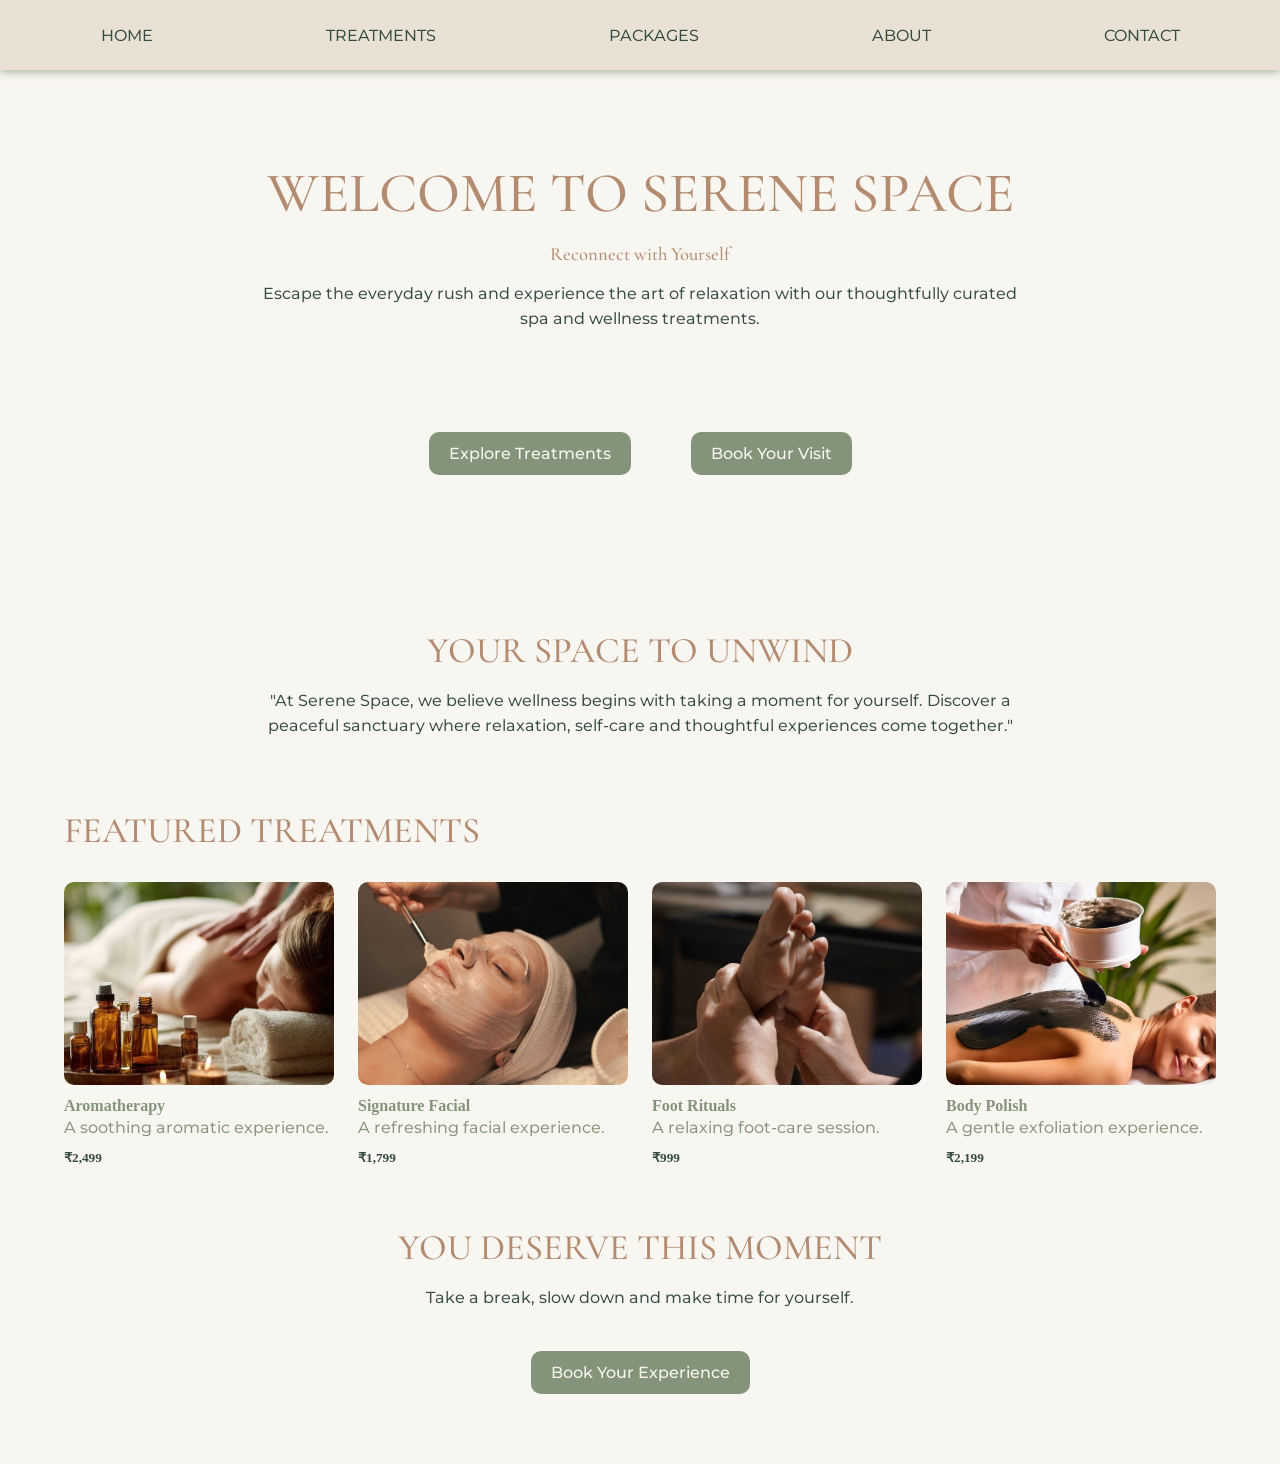
<file: index.html>
<!doctype html>
<html lang="en">
	<head>
		<meta charset="UTF-8" />
		<meta name="viewport" content="width=device-width, initial-scale=1.0" />
		<title>Serene Space | Home</title>
		<link rel="stylesheet" href="./style.css" />
		<link rel="preconnect" href="https://fonts.googleapis.com" />
		<link rel="preconnect" href="https://fonts.gstatic.com" crossorigin />
		<link
			href="https://fonts.googleapis.com/css2?family=Cormorant+Garamond:ital,wght@0,300..700;1,300..700&family=Montserrat:ital,wght@0,100..900;1,100..900&display=swap"
			rel="stylesheet"
		/>
	</head>
	<body>
		<nav class="navbar">
			<a href="./index.html">home</a>
			<a href="./treatment.html">treatments</a>
			<a href="./packages.html">packages</a>
			<a href="./about.html">about</a>
			<a href="./contact.html">contact</a>
		</nav>

		<main>
			<section class="information welcome">
				<h1 class="head">welcome to serene space</h1>
				<h3 class="subhead">Reconnect with Yourself</h3>
				<p class="content">
					Escape the everyday rush and experience the art of
					relaxation with our thoughtfully curated spa and wellness
					treatments.
				</p>

				<div class="buttons">
					<a class="btn" href="./treatment.html">Explore Treatments</a>
					<a class="btn" href="./contact.html">Book Your Visit</a>
				</div>
			</section>

			<section class="information sec1">
				<h2 class="head">your space to unwind</h2>
				<p class="content">
					"At Serene Space, we believe wellness begins with taking a
					moment for yourself. Discover a peaceful sanctuary where
					relaxation, self-care and thoughtful experiences come
					together."
				</p>
			</section>

			<h2 class="head section-title">Featured Treatments</h2>
			<section class="featured">
				<div class="therapy">
					<img src="./asset/aromatherapy.jpg" alt="Aromatherapy session with essential oils" loading="lazy" />
					<h4>Aromatherapy</h4>
					<p>A soothing aromatic experience.</p>
					<h5>₹2,499</h5>
				</div>
				<div class="therapy">
					<img src="./asset/facial.jpg" alt="Signature facial treatment" loading="lazy" />
					<h4>Signature Facial</h4>
					<p>A refreshing facial experience.</p>
					<h5>₹1,799</h5>
				</div>
				<div class="therapy">
					<img src="./asset/footritual.jpg" alt="Relaxing foot care ritual" loading="lazy" />
					<h4>Foot Rituals</h4>
					<p>A relaxing foot-care session.</p>
					<h5>₹999</h5>
				</div>
				<div class="therapy">
					<img src="./asset/polish.jpg" alt="Gentle body polish exfoliation" loading="lazy" />
					<h4>Body Polish</h4>
					<p>A gentle exfoliation experience.</p>
					<h5>₹2,199</h5>
				</div>
			</section>

			<section class="information cta">
				<h2 class="head">you deserve this moment</h2>
				<p class="content">Take a break, slow down and make time for yourself.</p>
				<a class="btn" href="./contact.html">Book Your Experience</a>
			</section>
		</main>
	</body>
</html>
</file>
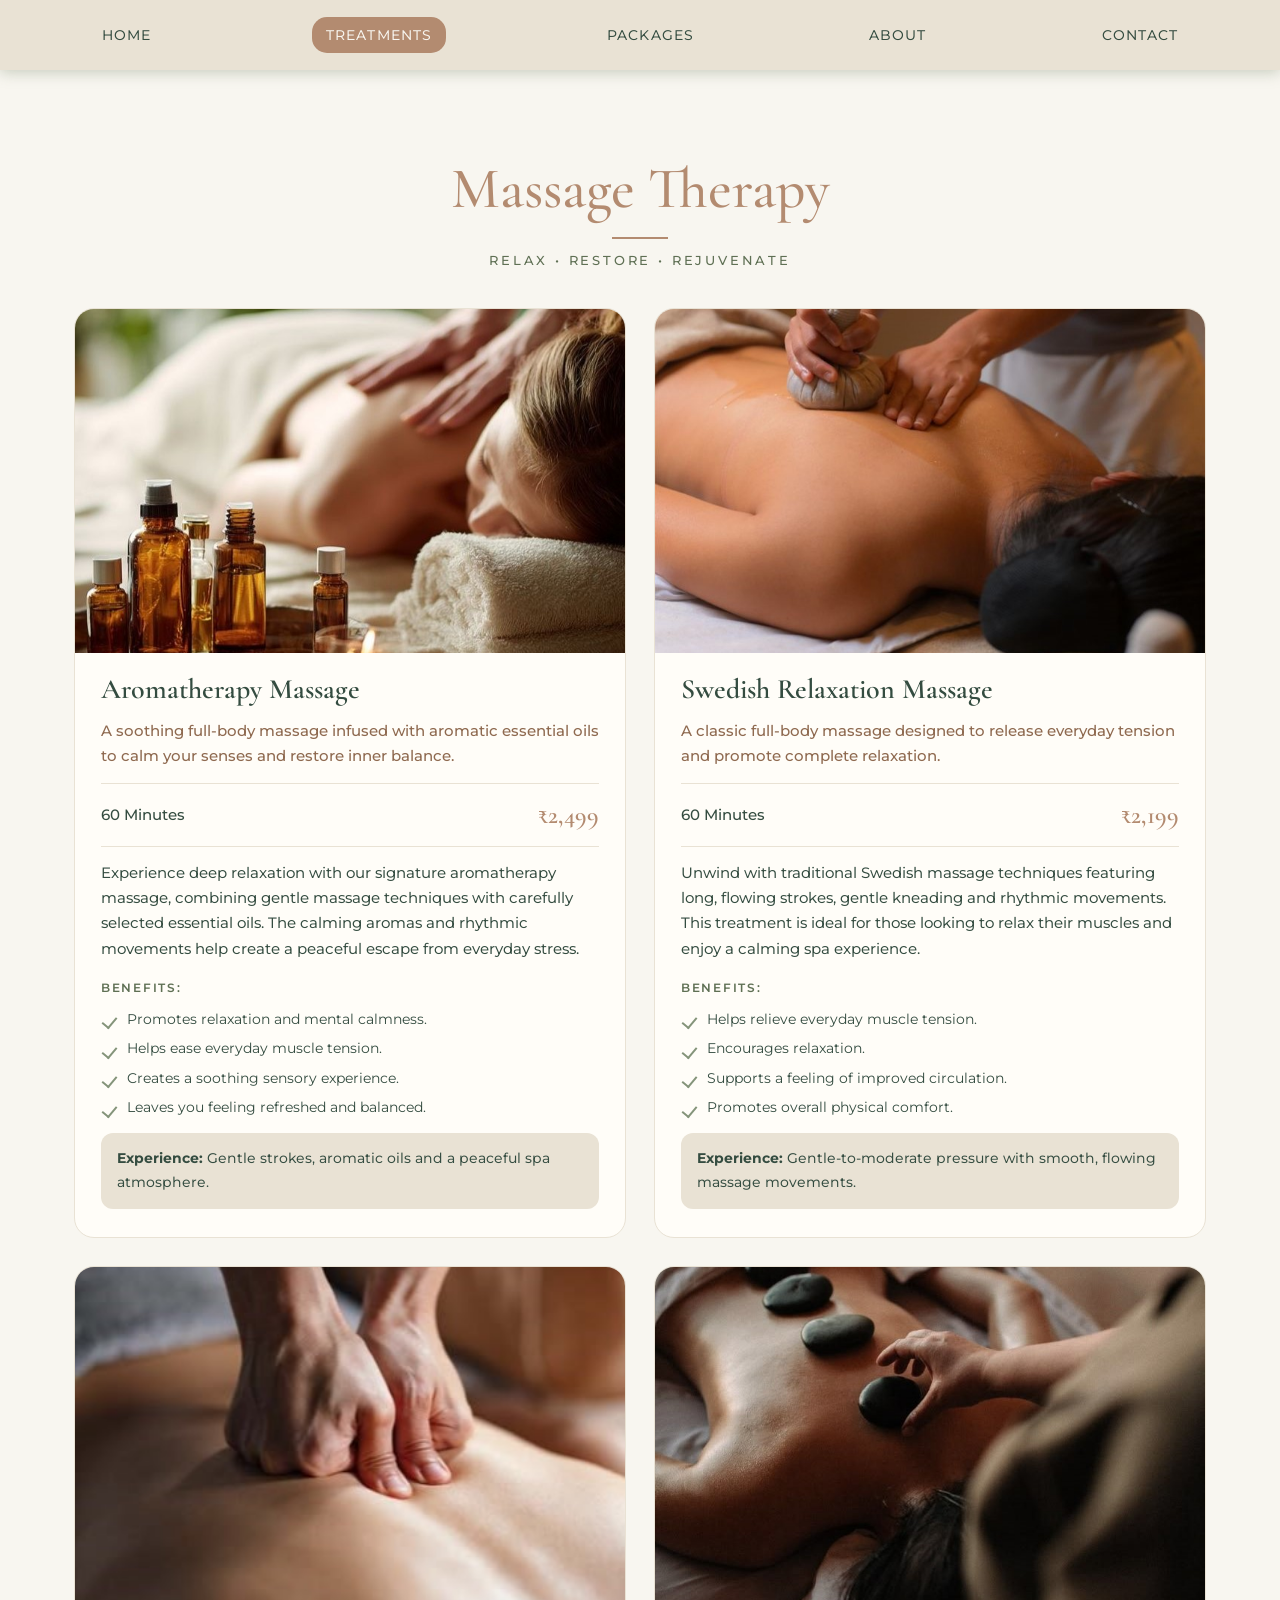
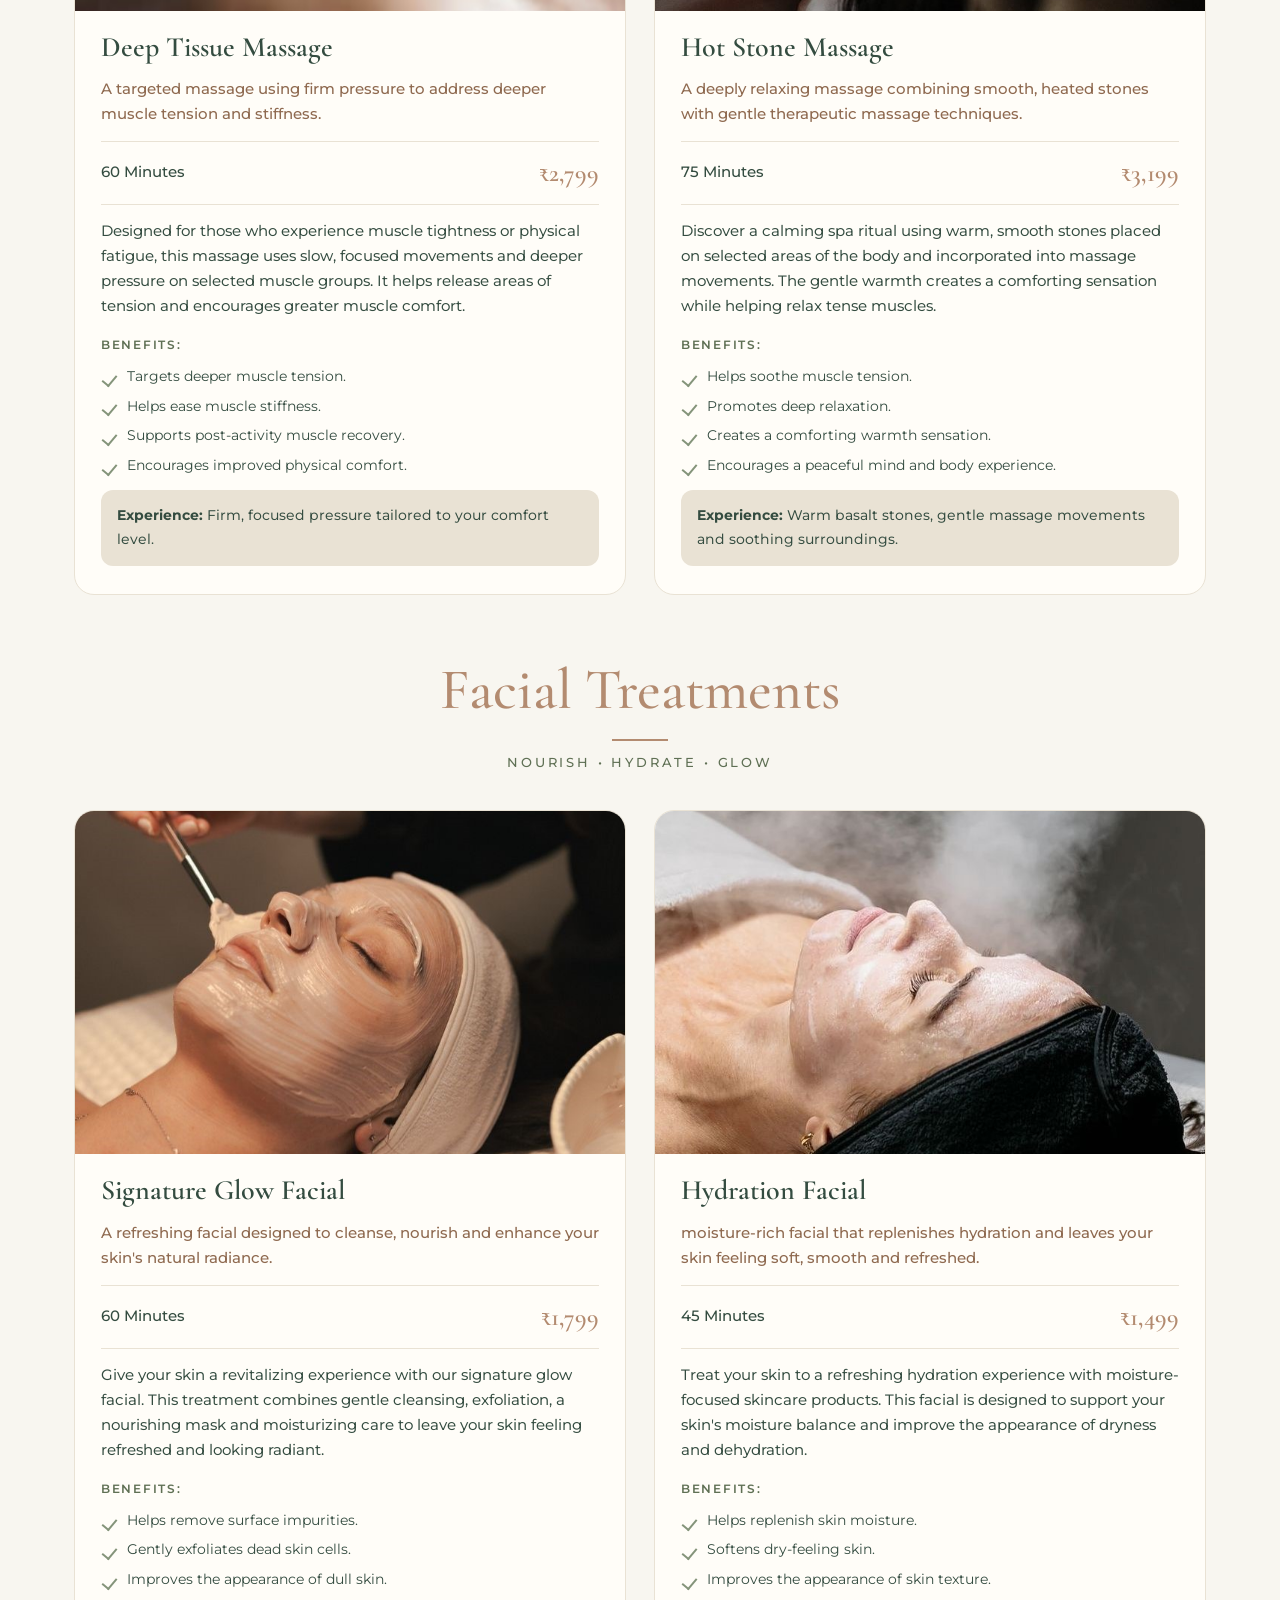
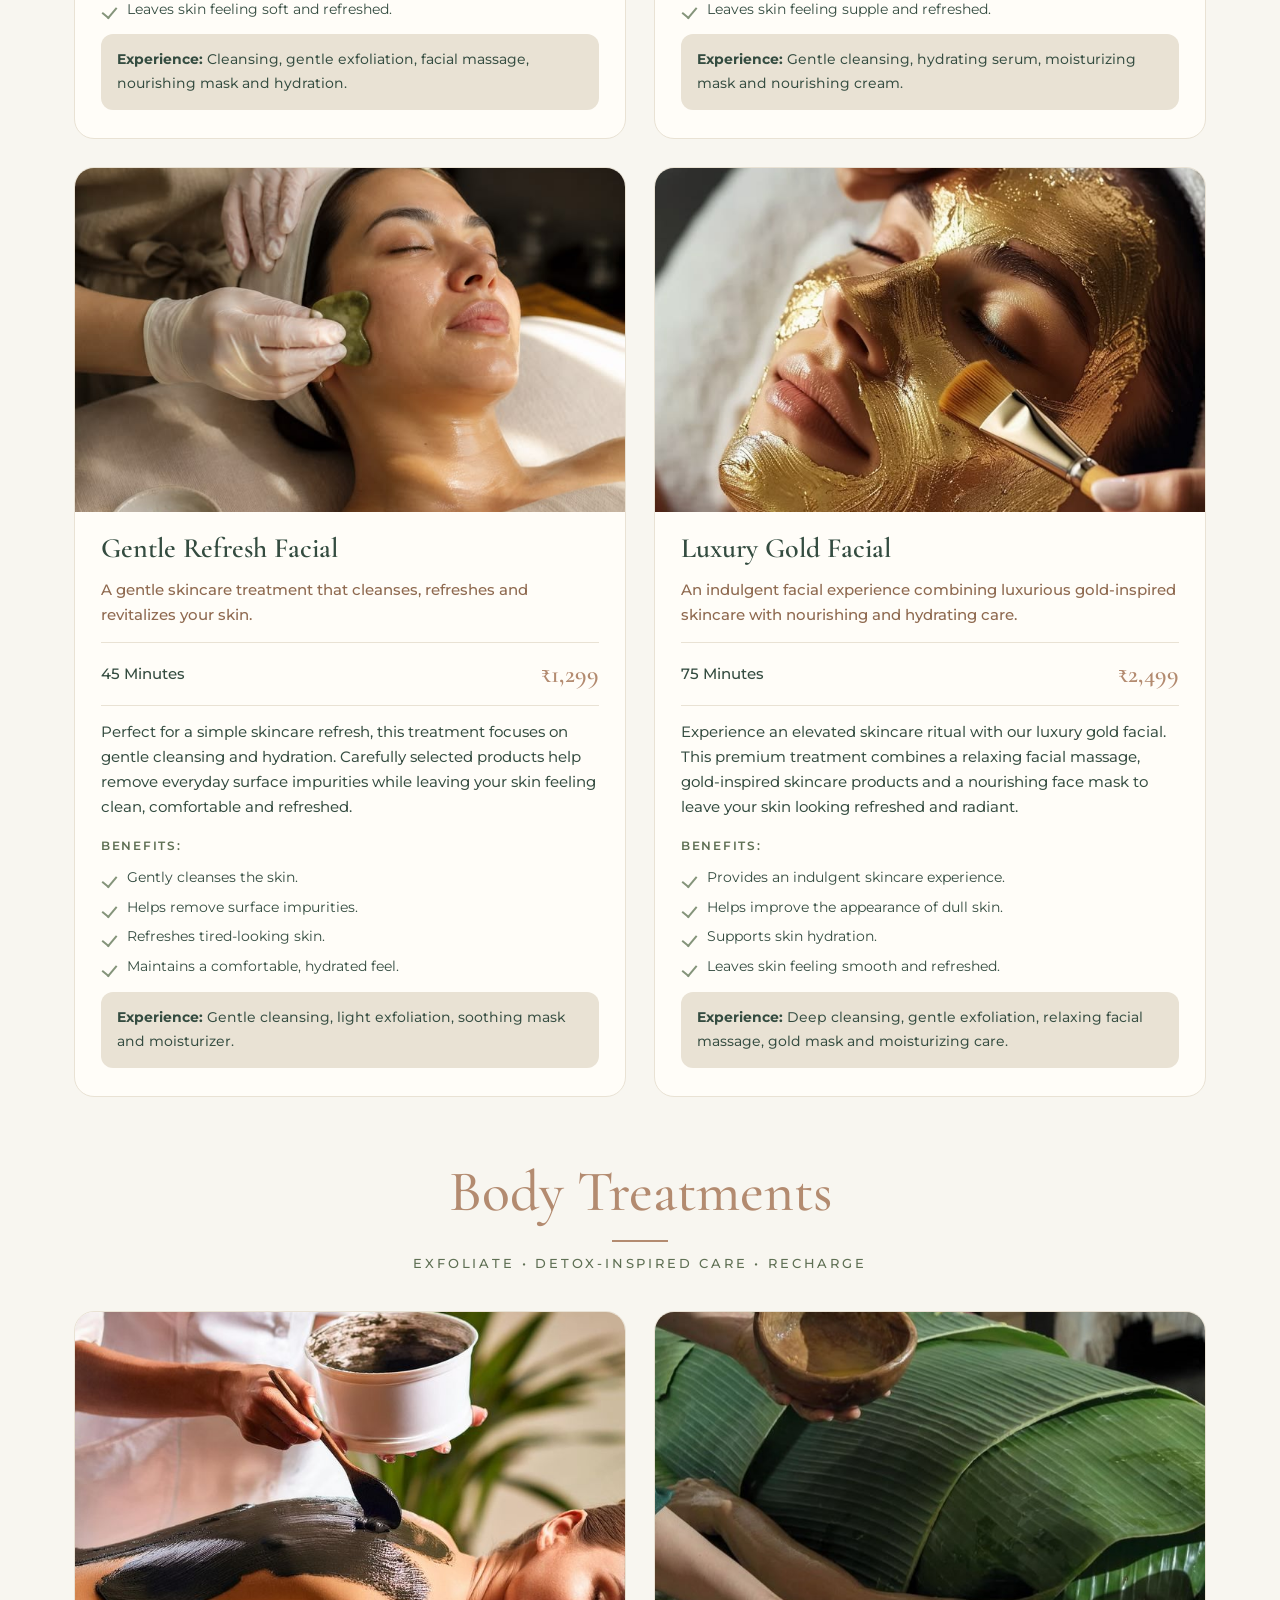
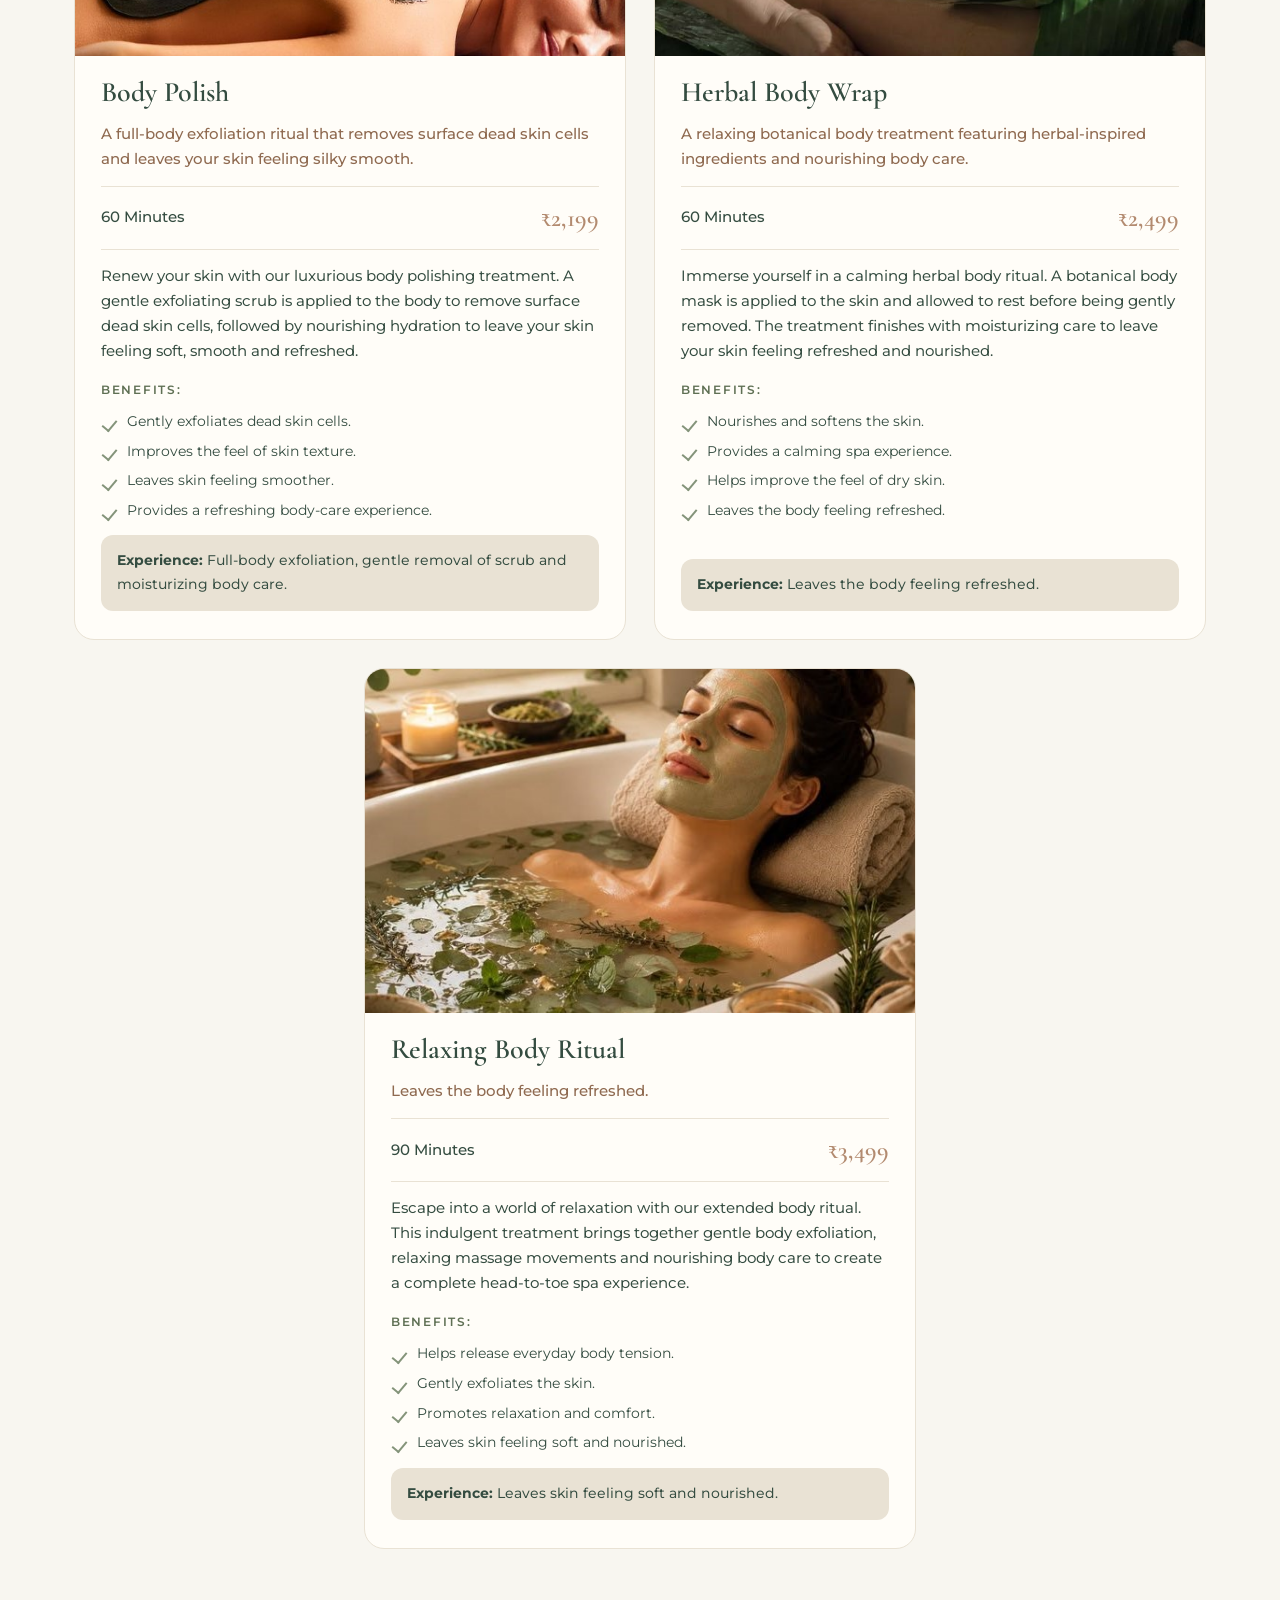
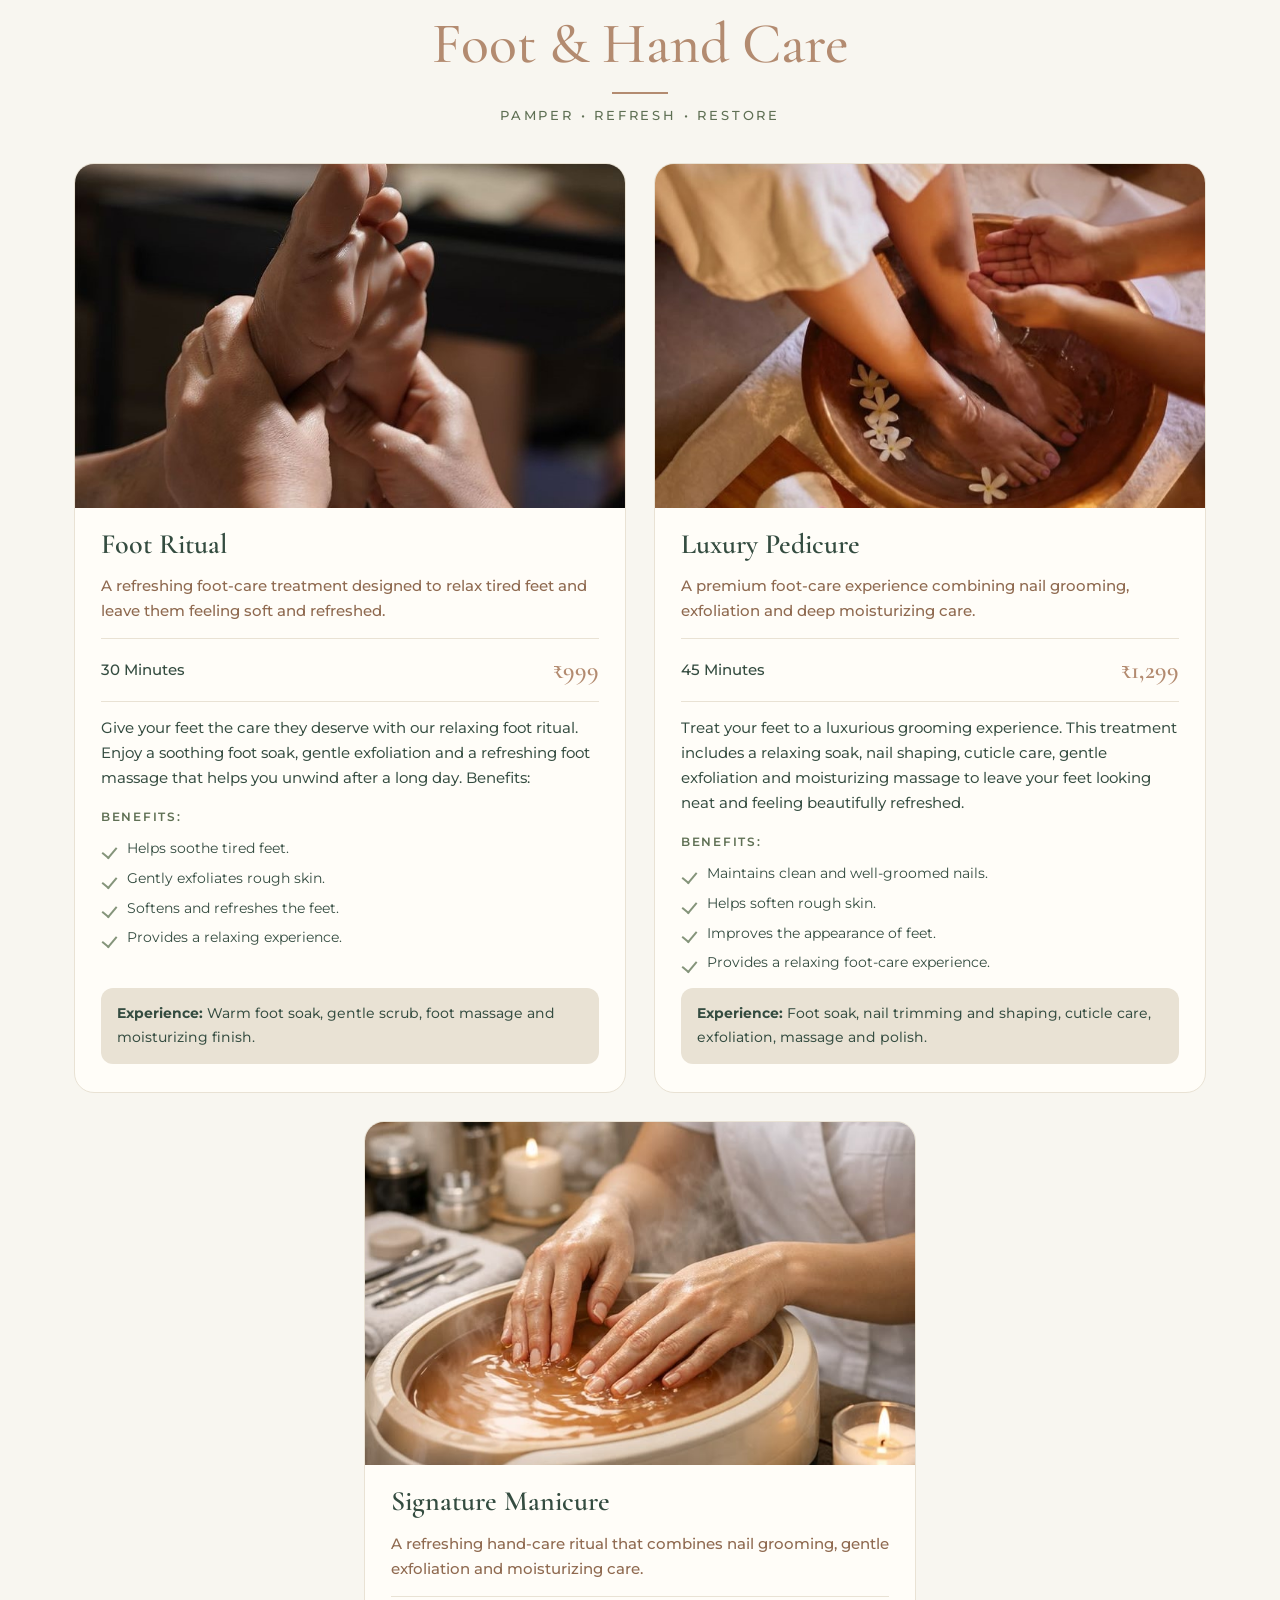
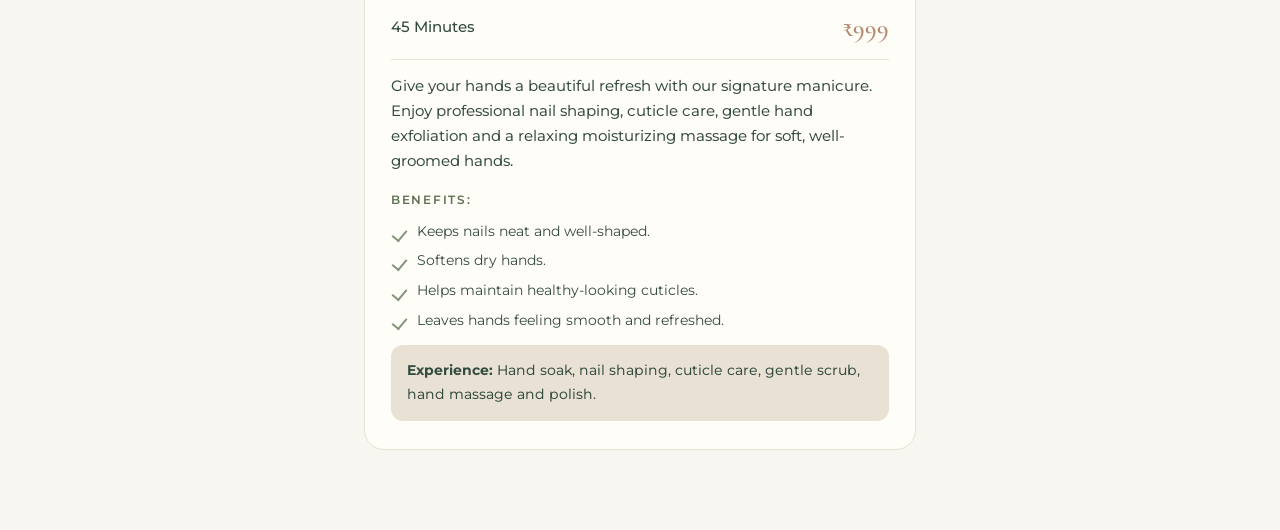
<file: treatment.html>
<!doctype html>
<html lang="en">
	<head>
		<meta charset="UTF-8" />
		<meta name="viewport" content="width=device-width, initial-scale=1.0" />
		<title>Treatments</title>
		<link rel="stylesheet" href="./treatment.css" />
		<link rel="preconnect" href="https://fonts.googleapis.com" />
		<link rel="preconnect" href="https://fonts.gstatic.com" crossorigin />
		<link
			href="https://fonts.googleapis.com/css2?family=Cormorant+Garamond:ital,wght@0,300..700;1,300..700&family=Montserrat:ital,wght@0,100..900;1,100..900&display=swap"
			rel="stylesheet"
		/>
	</head>
	<body>
		<nav class="navbar">
			<a href="./index.html">home</a>
			<a href="./treatment.html">treatments</a>
			<a href="./packages.html">packages</a>
			<a href="./about.html">about</a>
			<a href="./contact.html">contact</a>
		</nav>

		<div class="therapy">
			<h1>Massage Therapy</h1>
			<h5>RELAX • RESTORE • REJUVENATE</h5>
			<div class="treatments">
				<div>
					<img
						src="./asset/aromatherapy.jpg"
						alt="Essential oils and flowers arranged for an aromatherapy massage"
					/>
					<h3>Aromatherapy Massage</h3>
					<p>
						A soothing full-body massage infused with aromatic
						essential oils to calm your senses and restore inner
						balance.
					</p>
					<div class="time">
						<p>60 Minutes</p>
						<p>₹2,499</p>
					</div>
					<p>
						Experience deep relaxation with our signature
						aromatherapy massage, combining gentle massage
						techniques with carefully selected essential oils. The
						calming aromas and rhythmic movements help create a
						peaceful escape from everyday stress.
					</p>
					<h4>Benefits:</h4>
					<ol>
						<li>Promotes relaxation and mental calmness.</li>
						<li>Helps ease everyday muscle tension.</li>
						<li>Creates a soothing sensory experience.</li>
						<li>Leaves you feeling refreshed and balanced.</li>
					</ol>
					<p>
						<b>Experience: </b>Gentle strokes, aromatic oils and a
						peaceful spa atmosphere.
					</p>
				</div>

				<div>
					<img
						src="./asset/swedish.jpg"
						alt="Swedish relaxation massage in progress"
					/>
					<h3>Swedish Relaxation Massage</h3>
					<p>
						A classic full-body massage designed to release everyday
						tension and promote complete relaxation.
					</p>
					<div class="time">
						<p>60 Minutes</p>
						<p>₹2,199</p>
					</div>
					<p>
						Unwind with traditional Swedish massage techniques
						featuring long, flowing strokes, gentle kneading and
						rhythmic movements. This treatment is ideal for those
						looking to relax their muscles and enjoy a calming spa
						experience.
					</p>
					<h4>Benefits:</h4>
					<ol>
						<li>Helps relieve everyday muscle tension.</li>
						<li>Encourages relaxation.</li>
						<li>Supports a feeling of improved circulation.</li>
						<li>Promotes overall physical comfort.</li>
					</ol>
					<p>
						<b>Experience: </b>Gentle-to-moderate pressure with
						smooth, flowing massage movements.
					</p>
				</div>

				<div>
					<img
						src="./asset/deeptissue.jpg"
						alt="Deep tissue massage focusing on the back and shoulders"
					/>
					<h3>Deep Tissue Massage</h3>
					<p>
						A targeted massage using firm pressure to address deeper
						muscle tension and stiffness.
					</p>
					<div class="time">
						<p>60 Minutes</p>
						<p>₹2,799</p>
					</div>
					<p>
						Designed for those who experience muscle tightness or
						physical fatigue, this massage uses slow, focused
						movements and deeper pressure on selected muscle groups.
						It helps release areas of tension and encourages greater
						muscle comfort.
					</p>
					<h4>Benefits:</h4>
					<ol>
						<li>Targets deeper muscle tension.</li>
						<li>Helps ease muscle stiffness.</li>
						<li>Supports post-activity muscle recovery.</li>
						<li>Encourages improved physical comfort.</li>
					</ol>
					<p>
						<b>Experience: </b>Firm, focused pressure tailored to
						your comfort level.
					</p>
				</div>

				<div>
					<img
						src="./asset/hotstone.jpg"
						alt="Warm basalt stones placed along the back for a hot stone massage"
					/>
					<h3>Hot Stone Massage</h3>
					<p>
						A deeply relaxing massage combining smooth, heated
						stones with gentle therapeutic massage techniques.
					</p>
					<div class="time">
						<p>75 Minutes</p>
						<p>₹3,199</p>
					</div>
					<p>
						Discover a calming spa ritual using warm, smooth stones
						placed on selected areas of the body and incorporated
						into massage movements. The gentle warmth creates a
						comforting sensation while helping relax tense muscles.
					</p>
					<h4>Benefits:</h4>
					<ol>
						<li>Helps soothe muscle tension.</li>
						<li>Promotes deep relaxation.</li>
						<li>Creates a comforting warmth sensation.</li>
						<li>Encourages a peaceful mind and body experience.</li>
					</ol>
					<p>
						<b>Experience: </b>Warm basalt stones, gentle massage
						movements and soothing surroundings.
					</p>
				</div>
			</div>

			<h1>Facial Treatments</h1>
			<h5>NOURISH • HYDRATE • GLOW</h5>
			<div class="treatments">
				<div>
					<img src="./asset/facial.jpg" alt="" />
					<h3>Signature Glow Facial</h3>
					<p>
						A refreshing facial designed to cleanse, nourish and
						enhance your skin's natural radiance.
					</p>
					<div class="time">
						<p>60 Minutes</p>
						<p>₹1,799</p>
					</div>
					<p>
						Give your skin a revitalizing experience with our
						signature glow facial. This treatment combines gentle
						cleansing, exfoliation, a nourishing mask and
						moisturizing care to leave your skin feeling refreshed
						and looking radiant.
					</p>
					<h4>Benefits:</h4>
					<ol>
						<li>Helps remove surface impurities.</li>
						<li>Gently exfoliates dead skin cells.</li>
						<li>Improves the appearance of dull skin.</li>
						<li>Leaves skin feeling soft and refreshed.</li>
					</ol>
					<p>
						<b>Experience: </b>Cleansing, gentle exfoliation, facial
						massage, nourishing mask and hydration.
					</p>
				</div>

				<div>
					<img src="./asset/hydration.jpg" alt="" />
					<h3>Hydration Facial</h3>
					<p>
						moisture-rich facial that replenishes hydration and
						leaves your skin feeling soft, smooth and refreshed.
					</p>
					<div class="time">
						<p>45 Minutes</p>
						<p>₹1,499</p>
					</div>
					<p>
						Treat your skin to a refreshing hydration experience
						with moisture-focused skincare products. This facial is
						designed to support your skin's moisture balance and
						improve the appearance of dryness and dehydration.
					</p>
					<h4>Benefits:</h4>
					<ol>
						<li>Helps replenish skin moisture.</li>
						<li>Softens dry-feeling skin.</li>
						<li>Improves the appearance of skin texture.</li>
						<li>Leaves skin feeling supple and refreshed.</li>
					</ol>
					<p>
						<b>Experience: </b>Gentle cleansing, hydrating serum,
						moisturizing mask and nourishing cream.
					</p>
				</div>

				<div>
					<img src="./asset/gentlerefresh.jpg" alt="" />
					<h3>Gentle Refresh Facial</h3>
					<p>
						A gentle skincare treatment that cleanses, refreshes and
						revitalizes your skin.
					</p>
					<div class="time">
						<p>45 Minutes</p>
						<p>₹1,299</p>
					</div>
					<p>
						Perfect for a simple skincare refresh, this treatment
						focuses on gentle cleansing and hydration. Carefully
						selected products help remove everyday surface
						impurities while leaving your skin feeling clean,
						comfortable and refreshed.
					</p>
					<h4>Benefits:</h4>
					<ol>
						<li>Gently cleanses the skin.</li>
						<li>Helps remove surface impurities.</li>
						<li>Refreshes tired-looking skin.</li>
						<li>Maintains a comfortable, hydrated feel.</li>
					</ol>
					<p>
						<b>Experience: </b>Gentle cleansing, light exfoliation,
						soothing mask and moisturizer.
					</p>
				</div>

				<div>
					<img src="./asset/luxurygold.jpg" alt="" />
					<h3>Luxury Gold Facial</h3>
					<p>
						An indulgent facial experience combining luxurious
						gold-inspired skincare with nourishing and hydrating
						care.
					</p>
					<div class="time">
						<p>75 Minutes</p>
						<p>₹2,499</p>
					</div>
					<p>
						Experience an elevated skincare ritual with our luxury
						gold facial. This premium treatment combines a relaxing
						facial massage, gold-inspired skincare products and a
						nourishing face mask to leave your skin looking
						refreshed and radiant.
					</p>
					<h4>Benefits:</h4>
					<ol>
						<li>Provides an indulgent skincare experience.</li>
						<li>Helps improve the appearance of dull skin.</li>
						<li>Supports skin hydration.</li>
						<li>Leaves skin feeling smooth and refreshed.</li>
					</ol>
					<p>
						<b>Experience: </b>Deep cleansing, gentle exfoliation,
						relaxing facial massage, gold mask and moisturizing
						care.
					</p>
				</div>
			</div>

			<h1>Body Treatments</h1>
			<h5>EXFOLIATE • DETOX-INSPIRED CARE • RECHARGE</h5>
			<div class="treatments">
				<div>
					<img src="./asset/polish.jpg" alt="" />
					<h3>Body Polish</h3>
					<p>
						A full-body exfoliation ritual that removes surface dead
						skin cells and leaves your skin feeling silky smooth.
					</p>
					<div class="time">
						<p>60 Minutes</p>
						<p>₹2,199</p>
					</div>
					<p>
						Renew your skin with our luxurious body polishing
						treatment. A gentle exfoliating scrub is applied to the
						body to remove surface dead skin cells, followed by
						nourishing hydration to leave your skin feeling soft,
						smooth and refreshed.
					</p>
					<h4>Benefits:</h4>
					<ol>
						<li>Gently exfoliates dead skin cells.</li>
						<li>Improves the feel of skin texture.</li>
						<li>Leaves skin feeling smoother.</li>
						<li>Provides a refreshing body-care experience.</li>
					</ol>
					<p>
						<b>Experience: </b>Full-body exfoliation, gentle removal
						of scrub and moisturizing body care.
					</p>
				</div>

				<div>
					<img src="./asset/herbalbody.jpg" alt="" />
					<h3>Herbal Body Wrap</h3>
					<p>
						A relaxing botanical body treatment featuring
						herbal-inspired ingredients and nourishing body care.
					</p>
					<div class="time">
						<p>60 Minutes</p>
						<p>₹2,499</p>
					</div>
					<p>
						Immerse yourself in a calming herbal body ritual. A
						botanical body mask is applied to the skin and allowed
						to rest before being gently removed. The treatment
						finishes with moisturizing care to leave your skin
						feeling refreshed and nourished.
					</p>
					<h4>Benefits:</h4>
					<ol>
						<li>Nourishes and softens the skin.</li>
						<li>Provides a calming spa experience.</li>
						<li>Helps improve the feel of dry skin.</li>
						<li>Leaves the body feeling refreshed.</li>
					</ol>
					<p><b>Experience: </b>Leaves the body feeling refreshed.</p>
				</div>

				<div>
					<img src="./asset/relaxingbody.jpg" alt="" />
					<h3>Relaxing Body Ritual</h3>
					<p>Leaves the body feeling refreshed.</p>
					<div class="time">
						<p>90 Minutes</p>
						<p>₹3,499</p>
					</div>
					<p>
						Escape into a world of relaxation with our extended body
						ritual. This indulgent treatment brings together gentle
						body exfoliation, relaxing massage movements and
						nourishing body care to create a complete head-to-toe
						spa experience.
					</p>
					<h4>Benefits:</h4>
					<ol>
						<li>Helps release everyday body tension.</li>
						<li>Gently exfoliates the skin.</li>
						<li>Promotes relaxation and comfort.</li>
						<li>Leaves skin feeling soft and nourished.</li>
					</ol>
					<p>
						<b>Experience: </b>Leaves skin feeling soft and
						nourished.
					</p>
				</div>
			</div>

			<h1>Foot &amp; Hand Care</h1>
			<h5>PAMPER • REFRESH • RESTORE</h5>
			<div class="treatments">
				<div>
					<img src="./asset/footritual.jpg" alt="" />
					<h3>Foot Ritual</h3>
					<p>
						A refreshing foot-care treatment designed to relax tired
						feet and leave them feeling soft and refreshed.
					</p>
					<div class="time">
						<p>30 Minutes</p>
						<p>₹999</p>
					</div>
					<p>
						Give your feet the care they deserve with our relaxing
						foot ritual. Enjoy a soothing foot soak, gentle
						exfoliation and a refreshing foot massage that helps you
						unwind after a long day. Benefits:
					</p>
					<h4>Benefits:</h4>
					<ol>
						<li>Helps soothe tired feet.</li>
						<li>Gently exfoliates rough skin.</li>
						<li>Softens and refreshes the feet.</li>
						<li>Provides a relaxing experience.</li>
					</ol>
					<p>
						<b>Experience: </b>Warm foot soak, gentle scrub, foot
						massage and moisturizing finish.
					</p>
				</div>

				<div>
					<img src="./asset/luxurypedicure.jpg" alt="" />
					<h3>Luxury Pedicure</h3>
					<p>
						A premium foot-care experience combining nail grooming,
						exfoliation and deep moisturizing care.
					</p>
					<div class="time">
						<p>45 Minutes</p>
						<p>₹1,299</p>
					</div>
					<p>
						Treat your feet to a luxurious grooming experience. This
						treatment includes a relaxing soak, nail shaping,
						cuticle care, gentle exfoliation and moisturizing
						massage to leave your feet looking neat and feeling
						beautifully refreshed.
					</p>
					<h4>Benefits:</h4>
					<ol>
						<li>Maintains clean and well-groomed nails.</li>
						<li>Helps soften rough skin.</li>
						<li>Improves the appearance of feet.</li>
						<li>Provides a relaxing foot-care experience.</li>
					</ol>
					<p>
						<b>Experience: </b>Foot soak, nail trimming and shaping,
						cuticle care, exfoliation, massage and polish.
					</p>
				</div>

				<div>
					<img src="./asset/signaturemanicure.jpg" alt="" />
					<h3>Signature Manicure</h3>
					<p>
						A refreshing hand-care ritual that combines nail
						grooming, gentle exfoliation and moisturizing care.
					</p>
					<div class="time">
						<p>45 Minutes</p>
						<p>₹999</p>
					</div>
					<p>
						Give your hands a beautiful refresh with our signature
						manicure. Enjoy professional nail shaping, cuticle care,
						gentle hand exfoliation and a relaxing moisturizing
						massage for soft, well-groomed hands.
					</p>
					<h4>Benefits:</h4>
					<ol>
						<li>Keeps nails neat and well-shaped.</li>
						<li>Softens dry hands.</li>
						<li>Helps maintain healthy-looking cuticles.</li>
						<li>Leaves hands feeling smooth and refreshed.</li>
					</ol>
					<p>
						<b>Experience: </b>Hand soak, nail shaping, cuticle
						care, gentle scrub, hand massage and polish.
					</p>
				</div>
			</div>
		</div>
	</body>
</html>
</file>
<file: style.css>
* {
	box-sizing: border-box;
	margin: 0;
	padding: 0;
}
html {
	scroll-behavior: smooth;
}
body {
	background-color: #f8f6f0;
	overflow-x: hidden;
}
img {
	max-width: 100%;
	display: block;
}
p {
	font-family: "Montserrat", sans-serif;
	font-optical-sizing: auto;
	font-weight: 450;
	font-style: normal;
	color: #344c40;
	line-height: 1.6;
}
.navbar {
	position: sticky;
	top: 0;
	z-index: 100;
	width: 100%;
	min-height: 70px;
	padding: 8px 16px;
	background-color: #e9e2d4;
	display: flex;
	flex-wrap: wrap;
	align-items: center;
	justify-content: space-around;
	gap: 4px;
	font-family: "Montserrat", sans-serif;
	font-optical-sizing: auto;
	font-weight: 450;
	font-style: normal;
	box-shadow: 0 0 10px #84947a;
}
.navbar a {
	text-decoration: none;
	text-transform: uppercase;
	color: #344c40;
	display: flex;
	align-items: center;
	justify-content: center;
	padding: 10px;
	transition: background-color 0.4s ease, color 0.4s ease;
}
.navbar a:hover,
.navbar a:focus-visible {
	background-color: #b38b70;
	color: #f8f6f0;
	border-radius: 15px;
}
.information {
	margin: 0 auto;
	padding: 0 clamp(16px, 8vw, 150px);
	max-width: 1400px;
	text-align: center;
}
.welcome {
	padding-top: clamp(60px, 7vw, 180px);
	padding-bottom: clamp(60px, 12vw, 180px);
	color: #b38b70;
}
.head {
	text-transform: uppercase;
	font-family: "Cormorant Garamond", serif;
	font-optical-sizing: auto;
	font-weight: 500;
	font-style: normal;
	color: #b38b70;
	line-height: 1.2;
	margin-bottom: 16px;
}
h1.head {
	font-size: clamp(2rem, 6vw, 3.5rem);
}
h2.head {
	font-size: clamp(1.5rem, 4vw, 2.25rem);
}
.subhead {
	font-family: "Cormorant Garamond", serif;
	font-weight: 500;
	color: #b38b70;
	margin-bottom: 16px;
}
.content {
	color: #344c40;
	font-family: "Montserrat", sans-serif;
	font-optical-sizing: auto;
	font-weight: 450;
	font-style: normal;
	max-width: 70ch;
	margin: 0 auto;
}
.sec1 {
	padding-top: 0;
	padding-bottom: 20px;
}
.buttons {
	display: flex;
	flex-wrap: wrap;
	align-items: center;
	justify-content: center;
	gap: 20px 60px;
	padding-top: clamp(40px, 8vw, 100px);
}
.btn {
	display: inline-block;
	background-color: #84947a;
	color: #f8f6f0;
	padding: 12px 20px;
	border-radius: 10px;
	text-decoration: none;
	font-family: "Montserrat", sans-serif;
	font-optical-sizing: auto;
	font-weight: 500;
	font-size: 1rem;
	transition: background-color 0.4s ease, color 0.4s ease;
}
.btn:hover,
.btn:focus-visible {
	background-color: #344c40;
	color: #e9e2d4;
	cursor: pointer;
}
.section-title {
	text-align: left;
	margin: 50px 0 10px;
	padding: 0 clamp(16px, 5vw, 73px);
}
.featured {
	display: grid;
	grid-template-columns: repeat(auto-fit, minmax(220px, 1fr));
	gap: 24px;
	max-width: 1400px;
	margin: 0 auto;
	padding: 20px clamp(16px, 5vw, 73px);
}
.therapy img {
	width: 100%;
	aspect-ratio: 4 / 3;
	object-fit: cover;
	border-radius: 10px;
	margin-bottom: 12px;
}
.featured h4,
.featured p {
	color: #84947a;
}
.featured h5 {
	color: #344c40;
	margin-top: 10px;
}
.cta {
	padding-top: 40px;
	padding-bottom: 70px;
}
.cta .content {
	margin-bottom: 40px;
}
@media (max-width: 900px) {
	.featured {
		grid-template-columns: repeat(2, 1fr);
	}
}
@media (max-width: 600px) {
	.navbar {
		justify-content: center;
		font-size: 0.8rem;
	}
	.navbar a {
		padding: 8px;
	}
	.featured {
		grid-template-columns: 1fr;
	}
	.buttons {
		flex-direction: column;
		gap: 20px;
	}
	.btn {
		width: 100%;
		max-width: 320px;
		text-align: center;
	}
}
</file>
<file: treatment.css>
:root {
	--cream: #f8f6f0;
	--card: #fffdf8;
	--sand: #e9e2d4;
	--clay: #b38b70;
	--clay-dark: #8f6a50;
	--sage: #84947a;
	--sage-dark: #5f7054;
	--green: #344c40;
	--ease: cubic-bezier(0.22, 0.61, 0.36, 1);
}
* {
	box-sizing: border-box;
	margin: 0;
	padding: 0;
}
html {
	scroll-behavior: smooth;
}
body {
	background-color: var(--cream);
	overflow-x: hidden;
}
img {
	display: block;
	max-width: 100%;
}
h1,
h3,
h4 {
	font-family: "Cormorant Garamond", serif;
	font-optical-sizing: auto;
	font-style: normal;
}
h5,
p {
	font-family: "Montserrat", sans-serif;
	font-optical-sizing: auto;
	font-style: normal;
}
p {
	font-weight: 450;
	font-size: 0.92rem;
	line-height: 1.7;
	color: var(--green);
}
.navbar {
	position: sticky;
	top: 0;
	z-index: 100;
	width: 100%;
	min-height: 70px;
	padding: 8px 16px;
	background-color: var(--sand);
	display: flex;
	flex-wrap: wrap;
	align-items: center;
	justify-content: space-around;
	gap: 4px;
	font-family: "Montserrat", sans-serif;
	font-weight: 450;
	box-shadow: 0 2px 14px rgba(132, 148, 122, 0.45);
}
.navbar a {
	text-decoration: none;
	text-transform: uppercase;
	letter-spacing: 0.08em;
	font-size: 0.85rem;
	color: var(--green);
	display: flex;
	align-items: center;
	justify-content: center;
	padding: 10px 14px;
	border-radius: 15px;
	transition:
		background-color 0.4s var(--ease),
		color 0.4s var(--ease);
}
.navbar a:hover,
.navbar a:focus-visible,
.navbar a[href="./treatment.html"] {
	background-color: var(--clay);
	color: var(--cream);
}
.navbar a:focus-visible {
	outline: 2px solid var(--green);
	outline-offset: 2px;
}
.therapy {
	max-width: 1180px;
	margin: 0 auto;
	padding: 24px 24px 80px;
}
.therapy > h1 {
	text-align: center;
	font-weight: 500;
	color: var(--clay);
	font-size: clamp(2.4rem, 5vw, 3.6rem);
	line-height: 1.1;
	margin-top: 64px;
}
.therapy > h1::after {
	content: "";
	display: block;
	width: 56px;
	height: 2px;
	margin: 16px auto 0;
	background: var(--clay);
}
.therapy > h5 {
	text-align: center;
	font-weight: 500;
	font-size: 0.8rem;
	letter-spacing: 0.22em;
	color: var(--sage-dark);
	margin: 14px 0 40px;
}
.treatments {
	display: grid;
	grid-template-columns: repeat(2, 1fr);
	gap: 28px;
	align-items: stretch;
}
.treatments > div:last-child:nth-child(odd) {
	grid-column: 1 / -1;
	justify-self: center;
	width: calc(50% - 14px);
}
.treatments > div {
	background: var(--card);
	border: 1px solid var(--sand);
	border-radius: 20px;
	overflow: hidden;
	display: flex;
	flex-direction: column;
	gap: 14px;
	padding-bottom: 28px;
	transition:
		transform 0.5s var(--ease),
		box-shadow 0.5s var(--ease);
}
.treatments > div:hover {
	transform: translateY(-6px);
	box-shadow: 0 18px 36px rgba(52, 76, 64, 0.14);
}
.treatments > div > *:not(img) {
	margin-inline: 26px;
}
.treatments img {
	width: 100%;
	max-width: none;
	height: auto;
	aspect-ratio: 16 / 10;
	object-fit: cover;
	background: var(--sand);
	margin-bottom: 6px;
	transition: transform 0.9s var(--ease);
}
.treatments > div:hover img {
	transform: scale(1.06);
}
.treatments h3 {
	font-weight: 600;
	font-size: 1.75rem;
	line-height: 1.15;
	color: var(--green);
}
.treatments h3 + p {
	color: var(--clay-dark);
	font-weight: 500;
}
.time {
	display: flex;
	justify-content: space-between;
	align-items: center;
	padding: 10px 0;
	border-block: 1px solid var(--sand);
}
.time p {
	font-weight: 500;
}
.time p:last-child {
	font-family: "Cormorant Garamond", serif;
	font-size: 1.55rem;
	font-weight: 600;
	color: var(--clay);
}
.treatments h4 {
	font-family: "Montserrat", sans-serif;
	font-weight: 600;
	font-size: 0.78rem;
	letter-spacing: 0.14em;
	text-transform: uppercase;
	color: var(--sage-dark);
	margin-top: 4px;
}
.treatments ol {
	list-style: none;
	display: grid;
	gap: 8px;
}
.treatments li {
	position: relative;
	padding-left: 26px;
	font-family: "Montserrat", sans-serif;
	font-size: 0.9rem;
	line-height: 1.5;
	color: var(--green);
}
.treatments li::before {
	content: "";
	position: absolute;
	left: 4px;
	top: 0.4em;
	width: 7px;
	height: 12px;
	border: solid var(--sage);
	border-width: 0 2px 2px 0;
	transform: rotate(40deg);
}
.treatments ol + p {
	margin-top: auto;
	padding: 14px 16px;
	background: var(--sand);
	border-radius: 12px;
	font-size: 0.88rem;
}
@keyframes rise {
	from {
		opacity: 0;
		transform: translateY(24px);
	}
	to {
		opacity: 1;
		transform: none;
	}
}
@supports (animation-timeline: view()) {
	.treatments > div {
		animation: rise linear both;
		animation-timeline: view();
		animation-range: entry 0% entry 35%;
	}
}
@media (max-width: 760px) {
	.therapy {
		padding: 8px 16px 56px;
	}
	.therapy > h1 {
		margin-top: 48px;
	}
	.treatments {
		grid-template-columns: 1fr;
	}
	.treatments > div:last-child:nth-child(odd) {
		width: auto;
		grid-column: auto;
		justify-self: stretch;
	}
	.navbar a {
		padding: 8px 10px;
		font-size: 0.78rem;
	}
}
@media (prefers-reduced-motion: reduce) {
	html {
		scroll-behavior: auto;
	}
	.treatments > div,
	.treatments img {
		animation: none;
		transition: none;
	}
}
</file>
